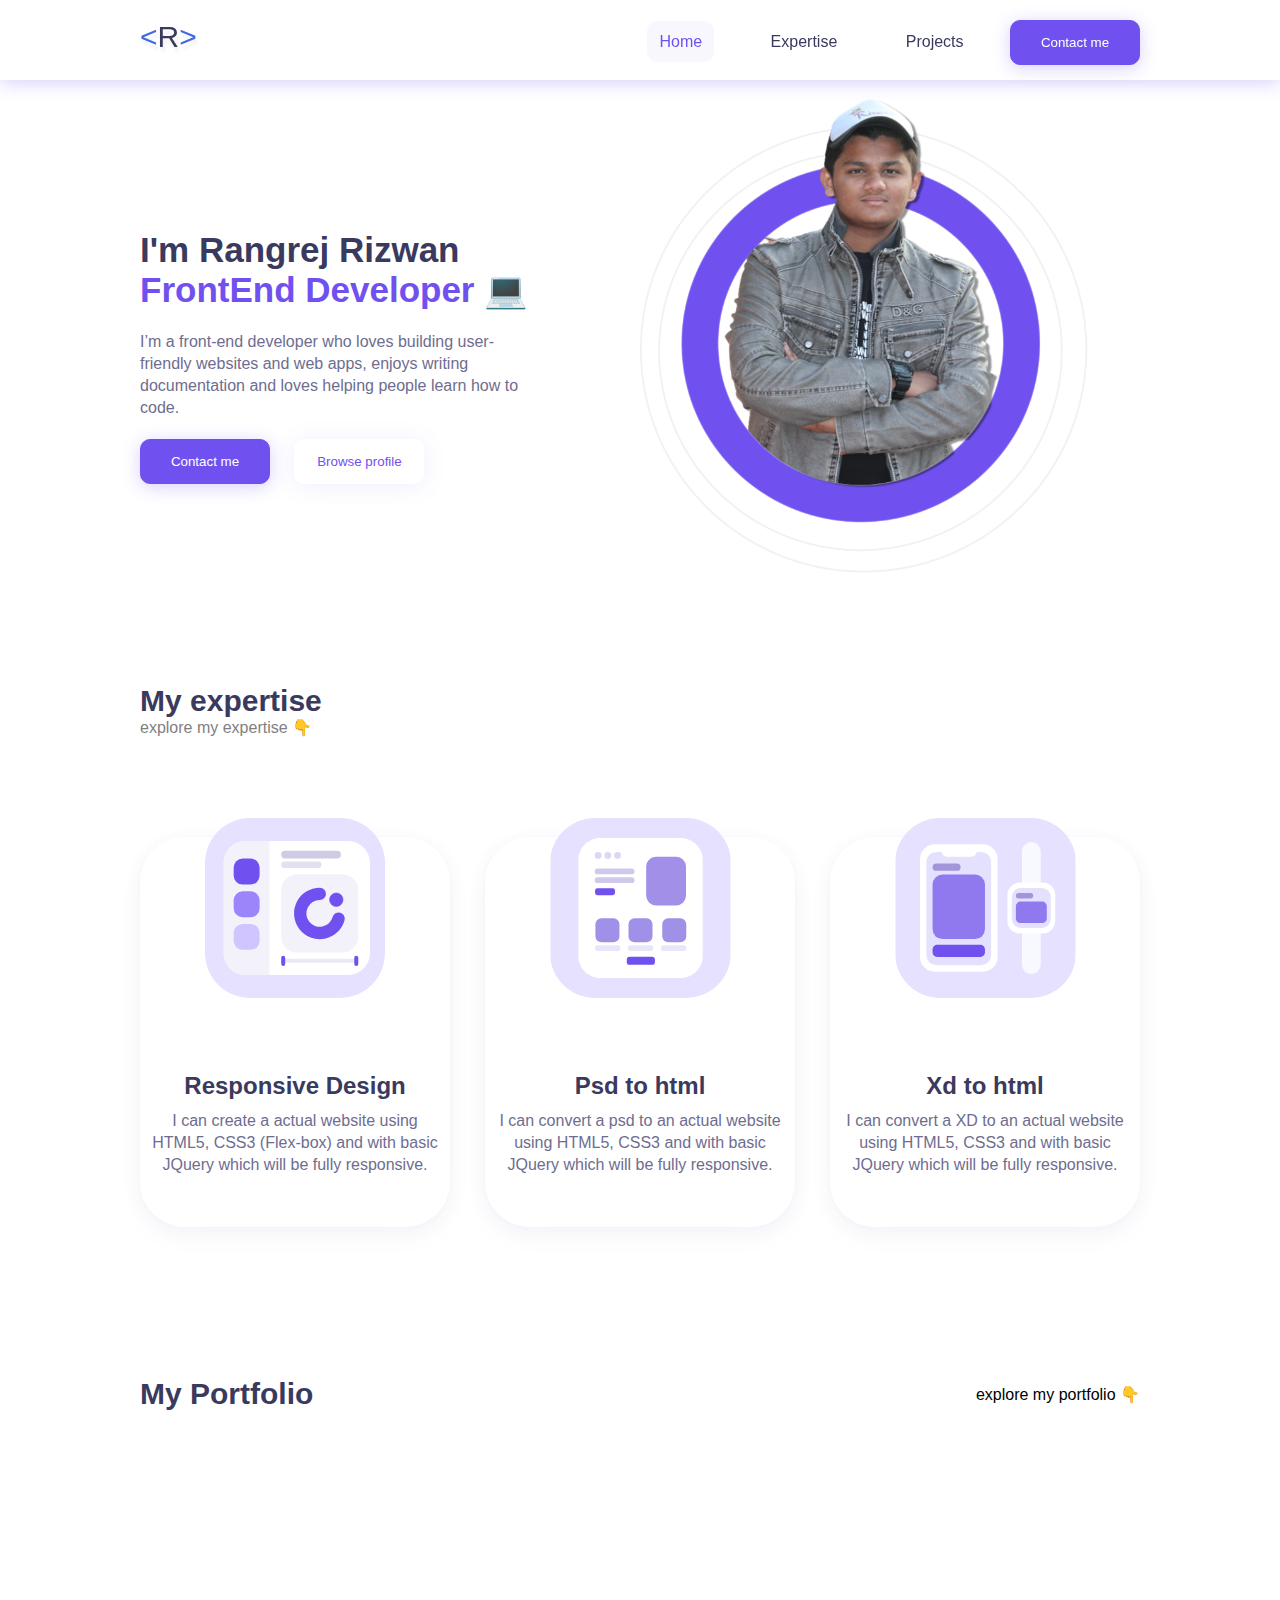
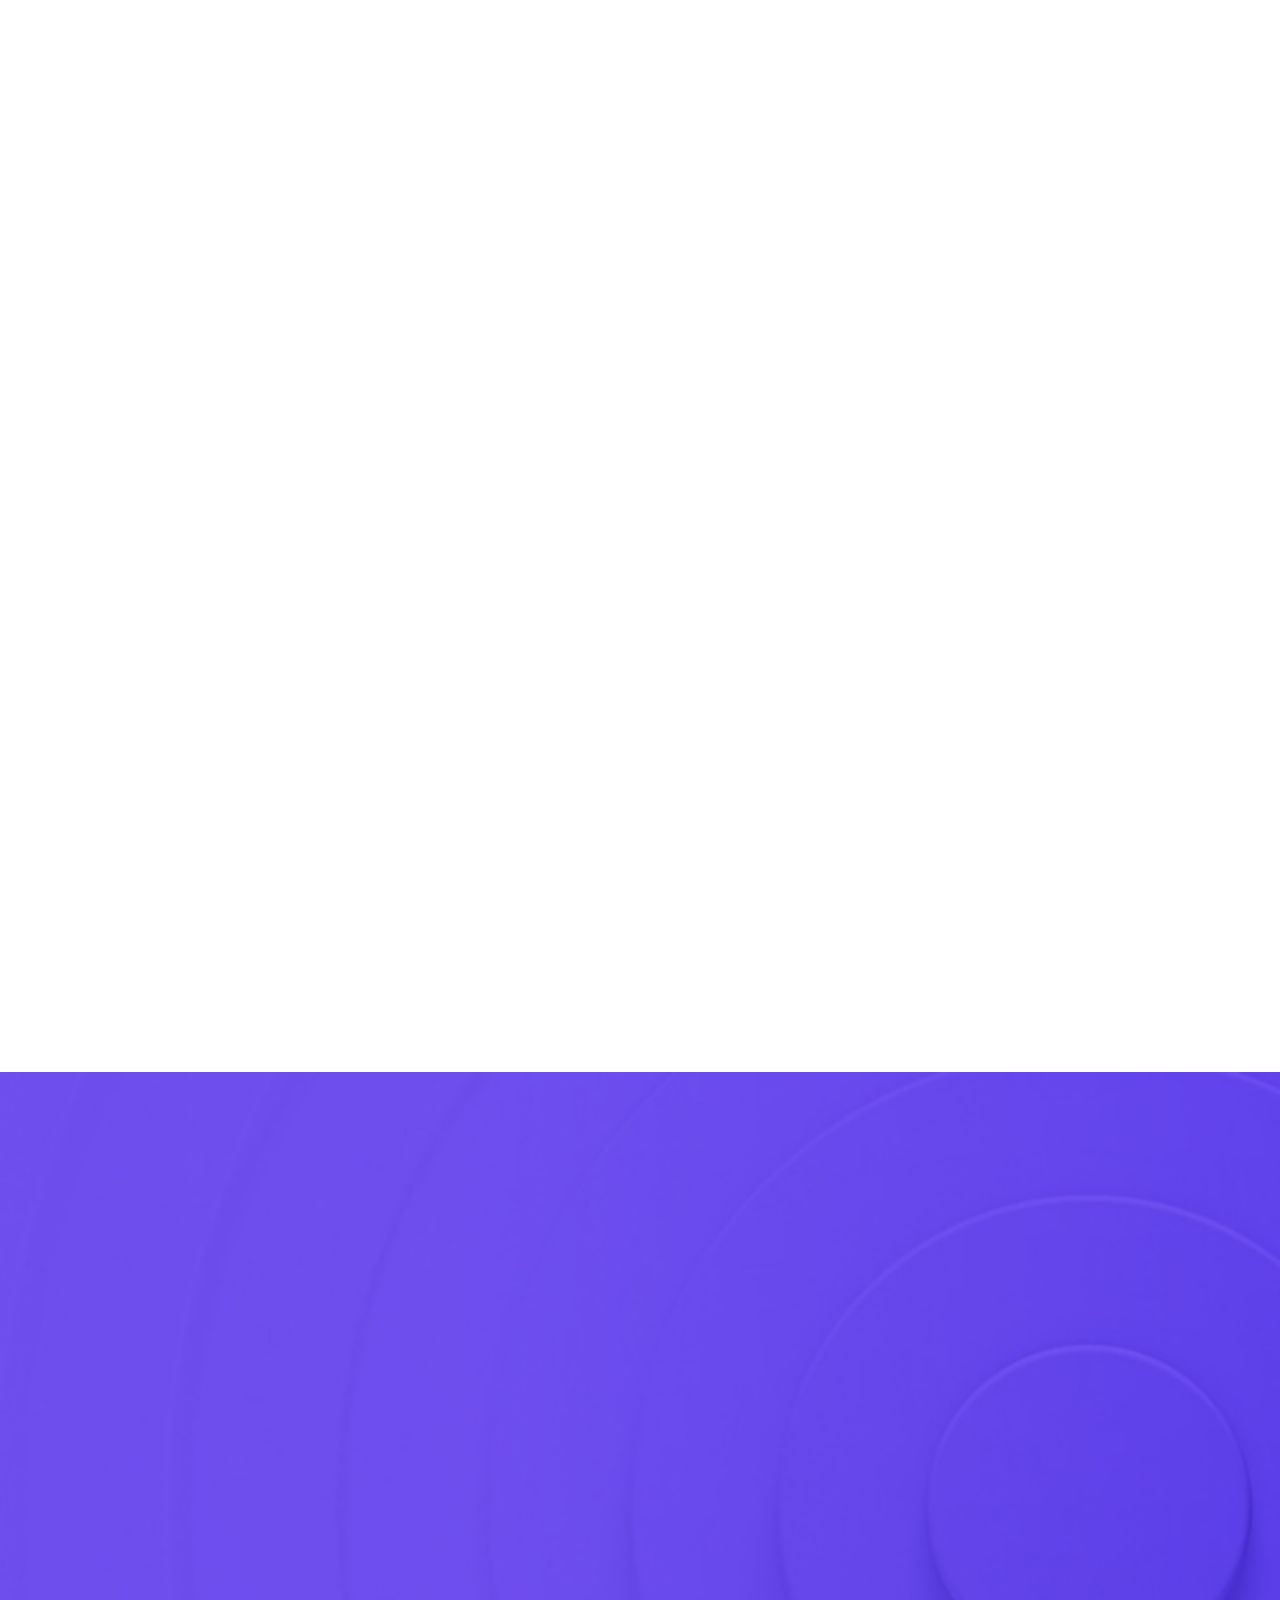
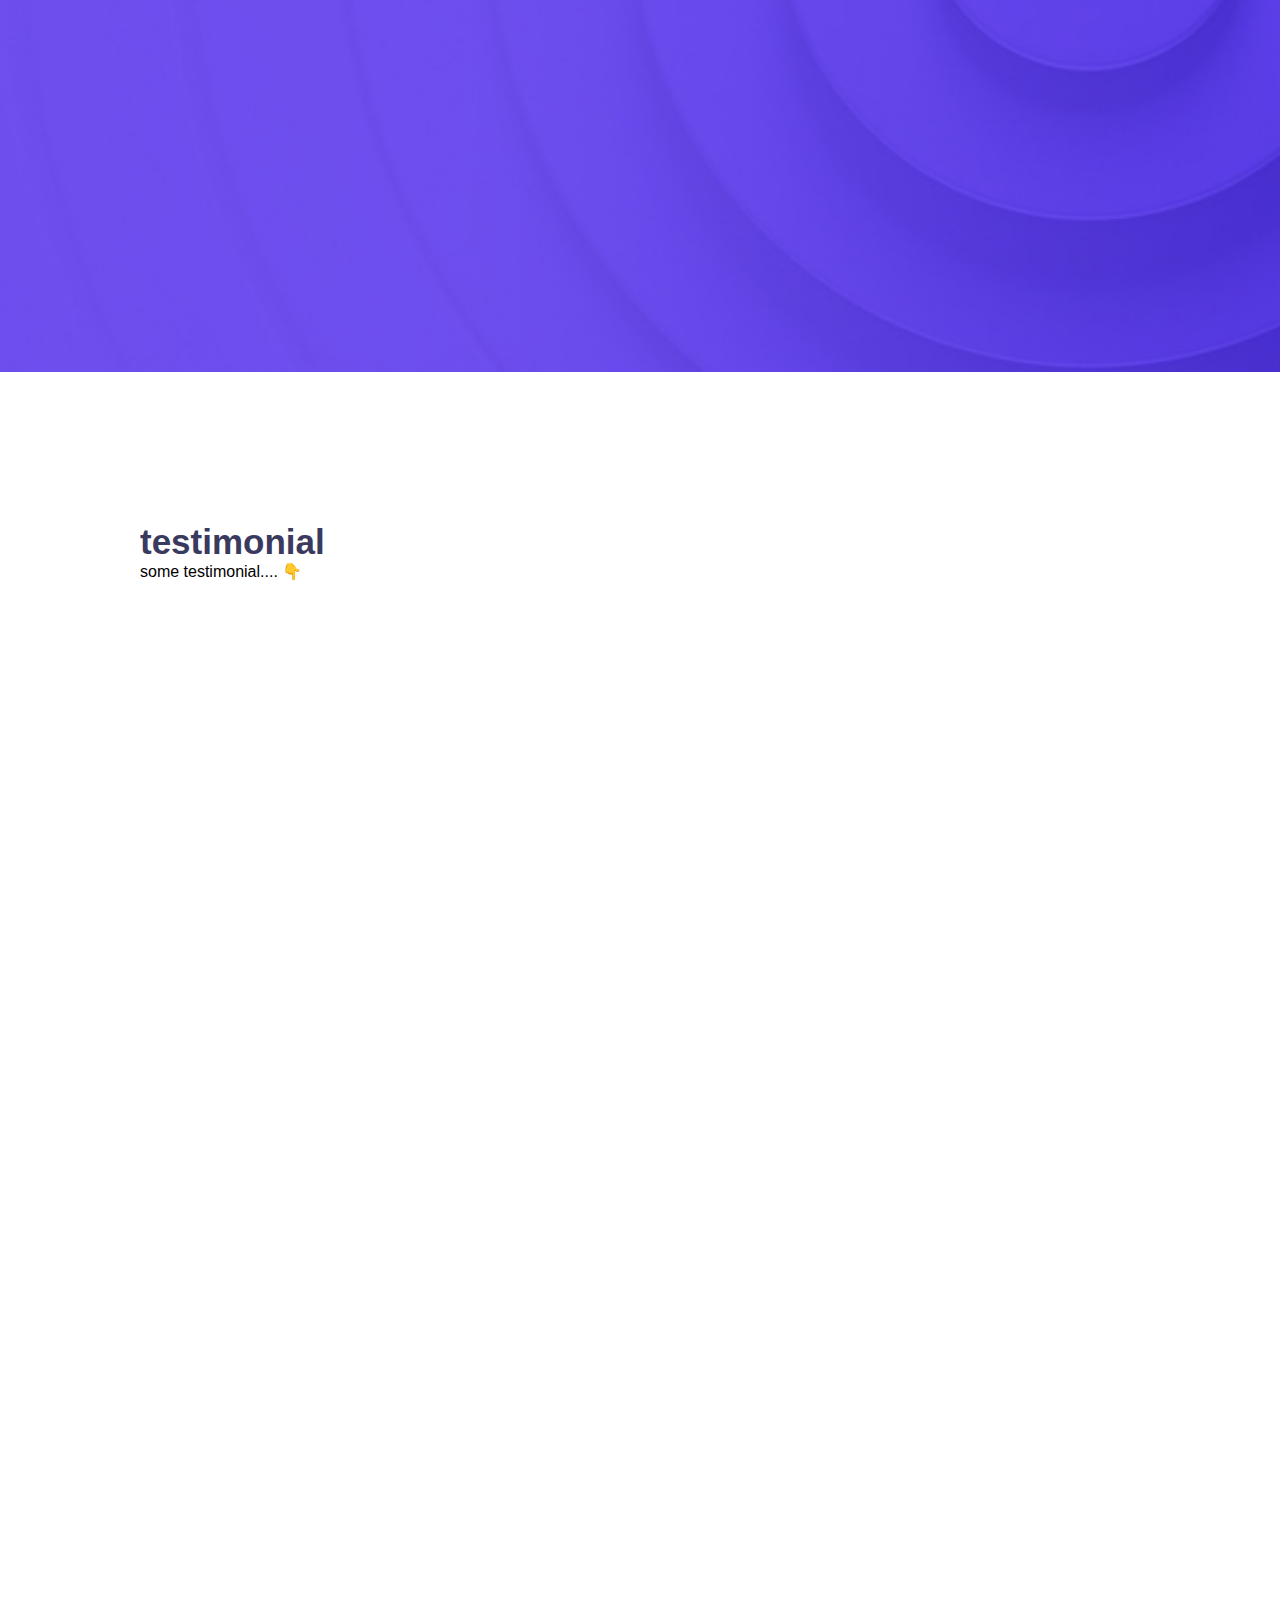
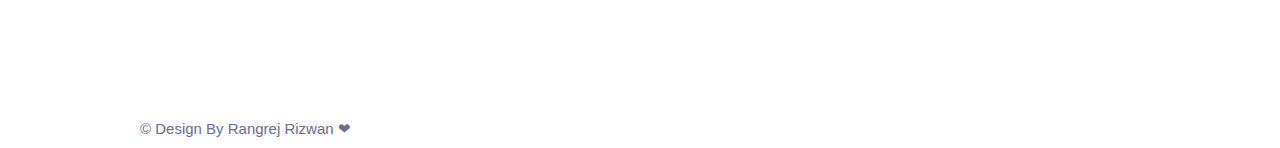
<file: index.html>
<!DOCTYPE html>
<html lang="en">
<head>
    <meta charset="UTF-8">
    <meta http-equiv="X-UA-Compatible" content="IE=edge">
    <meta name="viewport" content="width=device-width, initial-scale=1.0 user-scalable=no">

    <title>WebDev Rizwan</title>
    <link rel="stylesheet" href="https://unpkg.com/aos@next/dist/aos.css" />
    <script src="jquery/jquery-3.6.0.min.js"></script>
    <link rel="stylesheet" href="https://cdnjs.cloudflare.com/ajax/libs/font-awesome/5.15.3/css/all.min.css">
    <link rel="stylesheet" href="CSS/style.css">
   
</head>
<body>
        <div class="full-width-nav">
        <nav class="inner">
            <div class="logo">
                <a href="#"><<span>R</span>></a>
               
            </div>
            <div class="menu">
                <ul>
                    <li><a href="#" class="active">Home</a></li>
                    <li><a href="#expertise">Expertise</a></li>
                    <li><a href="#portfolio">Projects</a></li>
                    <a href="https://api.whatsapp.com/send?phone=9574175953" target="blank"><button class="btn">Contact me</button></a>  
                </ul>
            </div>
            <button class="toggle"><svg xmlns="http://www.w3.org/2000/svg" viewBox="0 0 624 538" width="624" height="538" preserveAspectRatio="xMidYMid meet" style="width: 100%; height: 100%; transform: translate3d(0px, 0px, 0px);"><defs><clipPath id="__lottie_element_2"><rect width="624" height="538" x="0" y="0"></rect></clipPath></defs><g clip-path="url(#__lottie_element_2)"><g transform="matrix(1,0,0,1,308,268)" opacity="1" style="display: block;"><g opacity="1" transform="matrix(1,0,0,1,0,0)"><path stroke-linecap="round" stroke-linejoin="miter" fill-opacity="0" stroke-miterlimit="10" stroke="rgb(255,255,255)" stroke-opacity="1" stroke-width="80" d=" M-267.7770080566406,0 C-267.7770080566406,0 270.0740051269531,0 270.0740051269531,0"></path></g></g><g transform="matrix(1,0,0,1,307.9999694824219,268)" opacity="1" style="display: block;"><g opacity="1" transform="matrix(1,0,0,1,0,0)"><path stroke-linecap="round" stroke-linejoin="miter" fill-opacity="0" stroke-miterlimit="10" stroke="rgb(255,255,255)" stroke-opacity="1" stroke-width="80" d=" M-7.2769999504089355,-179 C-7.2769999504089355,-179 270.2770080566406,-179 270.2770080566406,-179"></path></g></g><g transform="matrix(1,0,0,1,308,268)" opacity="1" style="display: block;"><g opacity="1" transform="matrix(1,0,0,1,0,0)"><path stroke-linecap="round" stroke-linejoin="miter" fill-opacity="0" stroke-miterlimit="10" stroke="rgb(255,255,255)" stroke-opacity="1" stroke-width="80" d=" M-269.7770080566406,178 C-269.7770080566406,178 7.7769999504089355,178 7.7769999504089355,178"></path></g></g></g></svg></button>   
        </nav>
    </div>
   
   

    <!-- banner section start here -->
    <section class="banner inner">
        <div class="banner-txt">
                <h1>I'm Rangrej Rizwan <br> <span class="light">FrontEnd Developer 💻</span></h1> 
                <p>I’m a front-end developer who loves building user-friendly websites and web apps, enjoys writing documentation and loves helping people learn how to code.</p>
                <a href="https://api.whatsapp.com/send?phone=9574175953" target="blank"><button class="btn">Contact me</button></a>  
                <button class="btn profile"> Browse profile 
                </button>
        </div>
        <div class="banner-img">
            <img src="img/hero.jpg"  alt=""">
        </div>
    </section>
    <!-- banner section ends here-- -->

    <!-- project section start here-- -->
    <section class="project inner" id="expertise">

        <div class="project-heading">
            <div class="left-heading">
                <h1>My expertise</h1>
                <p> explore my expertise 👇</p>
            </div>
            <!-- <div class="right-btn">
                <button class="indigator-up"> HTML </button>
                <button class="indigator-up"> HTML5 </button>
                <button class="indigator-up"> CSS </button>
                <button class="indigator-up"> CSS3 </button>
                <button class="indigator-down">JAVASCRIPT</button>
            </div> -->
        </div>
      

        <div class="project-box">

            <div class="main">  
                <div class="project-img">
                    <img src="img/skill1.svg" alt="">
                </div>
                <div class="project-detail">
                    <h2>Responsive Design</h2>
                    <p>I can create a actual website using HTML5, CSS3 (Flex-box) and with basic JQuery which will be fully responsive.</p>
                </div>
            </div>

            <div class="main" >
                <div class="project-img">
                    <img src="img/skill2.svg" alt="">
                </div>
                <div class="project-detail">
                    <h2>Psd to html</h2>
                    <p>I can convert a psd to an actual website using HTML5, CSS3 and with basic JQuery which will be fully responsive.</p>
                   
                </div>
            </div>

           
            <div class="main">
                <div class="project-img">
                    <img src="img/skill-3.svg" alt="">
                </div>
                <div class="project-detail">
                    <h2>Xd to html</h2>
                    <p>I can convert a XD to an actual website using HTML5, CSS3 and with basic JQuery which will be fully responsive.</p>
                </div>
            </div>


         
           
        </div>

    </section>

    <section class="portfolio inner" id="portfolio">

        <div class="project-heading">
            <div class="left-heading">
                <h1>My Portfolio</h1>
              
            </div>
            <div class="right-btn">
               <p>explore my portfolio 👇</p>
            </div>
        </div>

        <div class="portfolio-box" data-aos="fade-right">
            <div class="protfolio-img-box">
                <a href="https://webdevrizwan.github.io/DataStorageWeb.github.io/" target="_blank">
               <img src="img/final data whaere house .jpg" alt="">
               </a>
            </div>
            <div class="portfolio-content">
                <h2>DataStore Website</h2>
                <p>Design a Data storage website for digital agency </p>
                 <a href="https://webdevrizwan.github.io/DataStorageWeb.github.io/" target="_blank">view more</a> <span id="view"> <i class="fas fa-angle-right"></i></span>

            </div>
        </div>

        <div class="portfolio-box" data-aos="fade-left">
            <div class="protfolio-img-box">
                <a href="https://webdevrizwan.github.io/agencyfinalweb.github.io/" target="blank"> 
               <img src="img/agency final.jpg" alt="">
            </a>
            </div>
            <div class="portfolio-content txt-right">
                <h2> Agency Website</h2>
                <p>Design a lending page or portfolio for agency </p>
                <a href="https://webdevrizwan.github.io/agencyfinalweb.github.io/" target="blank">view more</a> <span id="view"> <i class="fas fa-angle-right"></i></span>
            </div>
        </div>

        <div class="portfolio-box" data-aos="fade-right">
            <div class="protfolio-img-box">
                <a href="https://webdevrizwan.github.io/TypeMaster.github.io/" target="blank">
               <img src="img/typemaster final .jpg" alt="">
               </a>
            </div>
            <div class="portfolio-content">
                <h2>TypeMaster Website</h2>
                <p>Design a lending page for keyboard brand  </p>
                <a href="https://webdevrizwan.github.io/TypeMaster.github.io/" target="blank">view more</a> <span id="view"> <i class="fas fa-angle-right"></i></span>
            </div>
        </div>

        <div class="portfolio-box" data-aos="fade-left">
            <div class="protfolio-img-box">
                <a href="https://webdevrizwan.github.io/PhotoGraphyWeb.github.io/" target="blank">
               <img src="img/final photography.jpg" alt="">
               </a>
            </div>
            <div class="portfolio-content txt-right">
                <h2>Photography Website</h2>
                <p> Design a portfolio  website for Professional photographer  </p>
                <a href="https://webdevrizwan.github.io/PhotoGraphyWeb.github.io/" target="blank">view more</a> <span id="view"> <i class="fas fa-angle-right"></i></span>
            </div>
        </div>
         


    </section>



    <!-- ----NExt section start here------ -->
    <section class="next-project-bg full-width">
        <div class="next-content inner" data-aos="fade-right" >
            <h2>Lets start your <br> next project together...</h2>
            <p>Every design is a new creation!</p>
            <a href="https://api.whatsapp.com/send?phone=9574175953" target="blank">
            <button class="btn">Contact me</button>
            </a>
        </div>


    </section>


    <!-- ----NExt section ends here------ -->



    <!-- about section start here-- -->
    <!-- <section class="about-me inner">

        <div class="about-img">
           
            <img src="img/about2.jpeg" alt="" id="img2">
            <img src="img/about1.jpeg" alt="" id="img1">
        </div>
        <div class="about-txt">
            <h1>about me</h1>
            <p>Lorem ipsum dolor sit amet, consectetur adipiscing elit. Donec ullamcorper vitae, a, vitae odio </p>
            <p> Interdum vitae fames magna tristique massa. Quis tellus tempor, ut sed cursus. Mi diam cursus interdum est egestas. In at sit tincidunt sed tort.</p>
            <button class="btn">about me</button>
        </div>
    </section> -->
    <!-- about section ends here-- -->


    <section class="testimonial inner">
        <div class="testimonial-left">
            <div class="testimonial-heading">
                <h1>testimonial</h1>
                <p>some testimonial.... 👇</p>
            </div>
         


            <div class="testimonial-box" data-aos="zoom-in-right">
                <p>"Rangrej Rizwan is a great web developer and a learner he is always try to give his 100% andI recommend highly to get services from him as he is a great developer!"</p>
                <div class="testimonial-user">
                    <img src="img/ravi.jpg" alt="">
                    <div class="test-data">
                        <h4>Ravi Dafda</h4> 
                        <p>Founder of rmdtheworld.live</p>
                    </div>
                </div>
            </div>
        </div>
        <div class="testimonial-right">

            <div class="testimonial-box" data-aos="zoom-in-left">
                <p>"Rangrej RIzwan is a great student the kind of progress he made in just a few months is beyond amazing I recommend highly to get services from him as he is a hardworking person!"</p>
                <div class="testimonial-user">
                    <img src="img/rajdeep-sir.jpg" alt="">
                    <div class="test-data">
                        <h4>Rajdeep Dhakad</h4> 
                        <p>Professional Web Developer</p>
                    </div>
                </div>
            </div>

            <div class="testimonial-box" data-aos="zoom-out">
                <p>"Rangrej Rizwan is a great web developer and a learner he is always try to give his 100% and ready to learn new things, his web development skills are next level and he is doing always great work.."</p>
                <div class="testimonial-user">
                    <img src="img/gopisir.jpg" alt="">
                    <div class="test-data">
                        <h4>Gopi Chandra Sharma</h4> 
                        <p>Front End Devleoper in <br> Hindi Tech Tutorials</p>
                    </div>
                </div>
            </div>

        </div>
    </section>



    <!-- ---contact section start here-- -->
    <section class="contact-master inner">
        <div class="left-content" data-aos="fade-right">
            <h2>Let's work <br> together</h2>
            <p>if you have any questions.just fill in the contact form ,and we will answer you shortly..</p>
            

            <div class="icon-box">
                <span> <img src="img/email-icon.svg" alt=""></span> <p> <a href="mailto:developerrizwan5953@gmail.com"> developerrizwan5953@gmail.com</a>  </p>
            </div>
            <div class="icon-box">
                <span> <img src="img/mobile-icon.svg" alt=""></span> <p><a href="tel:+9574175953">+95 74 17 59 53</a></p>
            </div>


            <!-- <div class="social-box">
                <span>@</span>
                <span>@</span>
                <span>@</span>
            </div> -->
        </div>
        <div class="form-box" data-aos="fade-left">
            <form action="#"> 
                <div class="form-control">
                    <input type="text" name="txtname" placeholder="full name" required>

                    <input type="email" name="txtname" placeholder="email address" required>
                </div>

            
                
                <div class="msg-box">
                    <textarea name="msg" id="" cols="30" rows="10" placeholder="message" required></textarea>
                </div>
                

                <button class="send-btn">send message</button>
                </div>
            </form>

        </div>
    </section>

    <section class="copyright inner">
        <p>&copy; Design By Rangrej Rizwan ❤</p>
    </section>
    





















     
    <script src="JS/script.js"></script>
    
  <!-- animate on scroll -->
  <script src="https://unpkg.com/aos@next/dist/aos.js"></script>
  <script>
    AOS.init({
    	offset: 200,
    	duration:1000,
    });
  </script>
    

  
</body>
</html>
</file>
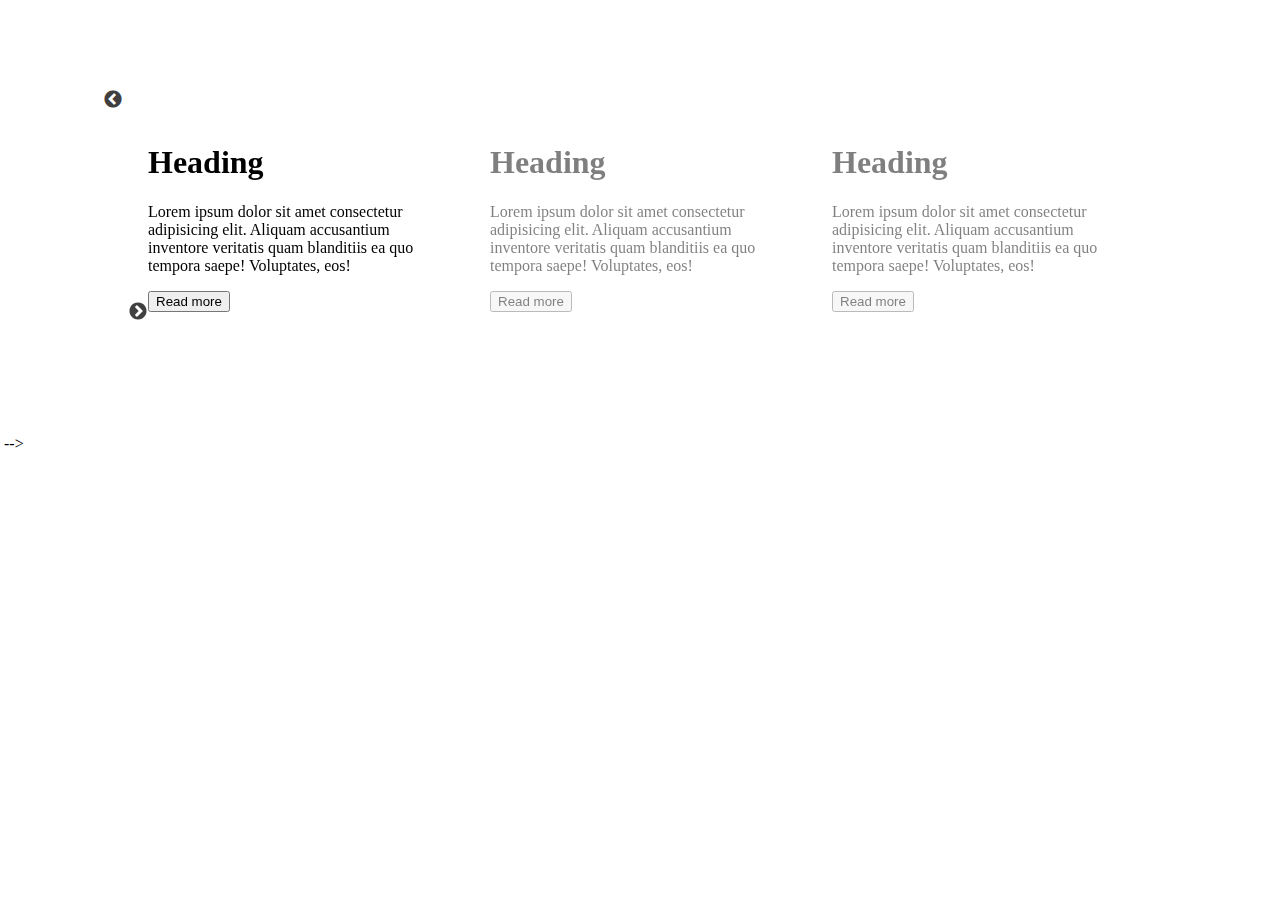
<file: thirdparty/slick-master/index.html>
<!DOCTYPE html>
<html>
<head>
  <title>Slick Playground</title>
  <meta charset="UTF-8">
  <link rel="stylesheet" type="text/css" href="./slick/slick.css">
  <link rel="stylesheet" type="text/css" href="./slick/slick-theme.css">
  <style type="text/css">
    html, body {
      margin: 0;
      padding: 0;
    }

    * {
      box-sizing: border-box;
    }
    .slider {
        width: 80%;
        margin: 100px auto;
    }

    .slick-slide {
      margin: 0px 20px;
    }

    .slick-slide img {
      width: 100%;
    }

   
    .slick-prev:before,
    .slick-next:before {
      color: black;
  
    }


    .slick-slide {
      transition: all ease-in-out .3s;
      opacity: .2;
    }
    
    .slick-active {
      opacity: .5;
    }

    .slick-current {
      opacity: 1;
    }
  </style>
</head>
<body>

  <!-- <section class="vertical-center-4 slider">
    <div>
      <img src="http://placehold.it/350x100?text=1">
    </div>
    <div>
      <img src="http://placehold.it/350x100?text=2">
    </div>
    <div>
      <img src="http://placehold.it/350x100?text=3">
    </div>
    <div>
      <img src="http://placehold.it/350x100?text=4">
    </div>
    <div>
      <img src="http://placehold.it/350x100?text=5">
    </div>
    <div>
      <img src="http://placehold.it/350x100?text=6">
    </div>
    <div>
      <img src="http://placehold.it/350x100?text=7">
    </div>
    <div>
      <img src="http://placehold.it/350x100?text=8">
    </div>
    <div>
      <img src="http://placehold.it/350x100?text=9">
    </div>
    <div>
      <img src="http://placehold.it/350x100?text=10">
    </div>
  </section> -->

  <!-- <section class="vertical-center-3 slider">
    <div>
      <img src="http://placehold.it/350x100?text=1">
    </div>
    <div>
      <img src="http://placehold.it/350x100?text=2">
    </div>
    <div>
      <img src="http://placehold.it/350x100?text=3">
    </div>
    <div>
      <img src="http://placehold.it/350x100?text=4">
    </div>
    <div>
      <img src="http://placehold.it/350x100?text=5">
    </div>
    <div>
      <img src="http://placehold.it/350x100?text=6">
    </div>
    <div>
      <img src="http://placehold.it/350x100?text=7">
    </div>
    <div>
      <img src="http://placehold.it/350x100?text=8">
    </div>
    <div>
      <img src="http://placehold.it/350x100?text=9">
    </div>
    <div>
      <img src="http://placehold.it/350x100?text=10">
    </div>
  </section> -->

  <!-- <section class="vertical-center-2 slider">
    <div>
      <img src="http://placehold.it/350x100?text=1">
    </div>
    <div>
      <img src="http://placehold.it/350x100?text=2">
    </div>
    <div>
      <img src="http://placehold.it/350x100?text=3">
    </div>
    <div>
      <img src="http://placehold.it/350x100?text=4">
    </div>
    <div>
      <img src="http://placehold.it/350x100?text=5">
    </div>
    <div>
      <img src="http://placehold.it/350x100?text=6">
    </div>
    <div>
      <img src="http://placehold.it/350x100?text=7">
    </div>
    <div>
      <img src="http://placehold.it/350x100?text=8">
    </div>
    <div>
      <img src="http://placehold.it/350x100?text=9">
    </div>
    <div>
      <img src="http://placehold.it/350x100?text=10">
    </div>
  </section> -->

  <!-- <section class="vertical-center slider">
    <div>
      <img src="http://placehold.it/350x100?text=1">
    </div>
    <div>
      <img src="http://placehold.it/350x100?text=2">
    </div>
    <div>
      <img src="http://placehold.it/350x100?text=3">
    </div>
    <div>
      <img src="http://placehold.it/350x100?text=4">
    </div>
    <div>
      <img src="http://placehold.it/350x100?text=5">
    </div>
    <div>
      <img src="http://placehold.it/350x100?text=6">
    </div>
    <div>
      <img src="http://placehold.it/350x100?text=7">
    </div>
    <div>
      <img src="http://placehold.it/350x100?text=8">
    </div>
    <div>
      <img src="http://placehold.it/350x100?text=9">
    </div>
    <div>
      <img src="http://placehold.it/350x100?text=10">
    </div>
  </section> -->

  <!-- <section class="vertical slider">
    <div>
      <img src="http://placehold.it/350x100?text=1">
    </div>
    <div>
      <img src="http://placehold.it/350x100?text=2">
    </div>
    <div>
      <img src="http://placehold.it/350x100?text=3">
    </div>
    <div>
      <img src="http://placehold.it/350x100?text=4">
    </div>
    <div>
      <img src="http://placehold.it/350x100?text=5">
    </div>
    <div>
      <img src="http://placehold.it/350x100?text=6">
    </div>
    <div>
      <img src="http://placehold.it/350x100?text=7">
    </div>
    <div>
      <img src="http://placehold.it/350x100?text=8">
    </div>
    <div>
      <img src="http://placehold.it/350x100?text=9">
    </div>
    <div>
      <img src="http://placehold.it/350x100?text=10">
    </div>
  </section> -->
  

  <section class="regular slider">
    <div>
     <h1>Heading</h1>
     <p>Lorem ipsum dolor sit amet consectetur adipisicing elit. Aliquam accusantium inventore veritatis quam blanditiis ea quo tempora saepe! Voluptates, eos!</p>
     <button>Read more</button>
    </div>
    <div>
      <h1>Heading</h1>
      <p>Lorem ipsum dolor sit amet consectetur adipisicing elit. Aliquam accusantium inventore veritatis quam blanditiis ea quo tempora saepe! Voluptates, eos!</p>
      <button>Read more</button>
    </div>
    
    <div>
      <h1>Heading</h1>
      <p>Lorem ipsum dolor sit amet consectetur adipisicing elit. Aliquam accusantium inventore veritatis quam blanditiis ea quo tempora saepe! Voluptates, eos!</p>
      <button>Read more</button>
    </div>

    <div>
      <h1>Heading</h1>
     <p>Lorem ipsum dolor sit amet consectetur adipisicing elit. Aliquam accusantium inventore veritatis quam blanditiis ea quo tempora saepe! Voluptates, eos!</p>
     <button>Read more</button>
    </div>
    <div>
      <h1>Heading</h1>
      <p>Lorem ipsum dolor sit amet consectetur adipisicing elit. Aliquam accusantium inventore veritatis quam blanditiis ea quo tempora saepe! Voluptates, eos!</p>
      <button>Read more</button>
    </div>
    <div>
      <h1>Heading</h1>
      <p>Lorem ipsum dolor sit amet consectetur adipisicing elit. Aliquam accusantium inventore veritatis quam blanditiis ea quo tempora saepe! Voluptates, eos!</p>
      <button>Read more</button>
    </div>
  </section>

  <!-- <section class="center slider">
    <div>
      <img src="http://placehold.it/350x300?text=1">
    </div>
    <div>
      <img src="http://placehold.it/350x300?text=2">
    </div>
    <div>
      <img src="http://placehold.it/350x300?text=3">
    </div>
    <div>
      <img src="http://placehold.it/350x300?text=4">
    </div>
    <div>
      <img src="http://placehold.it/350x300?text=5">
    </div>
    <div>
      <img src="http://placehold.it/350x300?text=6">
    </div>
    <div>
      <img src="http://placehold.it/350x300?text=7">
    </div>
    <div>
      <img src="http://placehold.it/350x300?text=8">
    </div>
    <div>
      <img src="http://placehold.it/350x300?text=9">
    </div>
  </section> -->

  <!-- <section class="variable slider">
    <div>
      <img src="http://placehold.it/350x300?text=1">
    </div>
    <div>
      <img src="http://placehold.it/200x300?text=2">
    </div>
    <div>
      <img src="http://placehold.it/100x300?text=3">
    </div>
    <div>
      <img src="http://placehold.it/200x300?text=4">
    </div>
    <div>
      <img src="http://placehold.it/350x300?text=5">
    </div>
    <div>
      <img src="http://placehold.it/300x300?text=6">
    </div>
  </section> -->

  <!-- <section class="lazy slider" data-sizes="50vw">
    <div>
      <img data-lazy="http://placehold.it/350x300?text=1-350w" data-srcset="http://placehold.it/650x300?text=1-650w 650w, http://placehold.it/960x300?text=1-960w 960w" data-sizes="100vw">
    </div>
    <div>
      <img data-lazy="http://placehold.it/350x300?text=2-350w" data-srcset="http://placehold.it/650x300?text=2-650w 650w, http://placehold.it/960x300?text=2-960w 960w" data-sizes="100vw">
    </div>
    <div>
      <img data-lazy="http://placehold.it/350x300?text=3-350w"  data-srcset="http://placehold.it/650x300?text=3-650w 650w, http://placehold.it/960x300?text=3-960w 960w" data-sizes="100vw">
    </div>
    <div>
      <img data-lazy="http://placehold.it/350x300?text=4-350w"  data-srcset="http://placehold.it/650x300?text=4-650w 650w, http://placehold.it/960x300?text=4-960w 960w" data-sizes="100vw">
    </div>
    <div>
      <img data-lazy="http://placehold.it/350x300?text=5-350w"  data-srcset="http://placehold.it/650x300?text=5-650w 650w, http://placehold.it/960x300?text=5-960w 960w" data-sizes="100vw">
    </div>
    <div>
      <!-- this slide should inherit the sizes attr from the parent slider -->
      <img data-lazy="http://placehold.it/350x300?text=6-350w"  data-srcset="http://placehold.it/650x300?text=6-650w 650w, http://placehold.it/960x300?text=6-960w 960w">
    </div>
  </section> -->

  <script src="https://code.jquery.com/jquery-2.2.0.min.js" type="text/javascript"></script>
  <script src="./slick/slick.js" type="text/javascript" charset="utf-8"></script>
  <script type="text/javascript">
    $(document).on('ready', function() {
      // $(".vertical-center-4").slick({
      //   dots: true,
      //   vertical: true,
      //   centerMode: true,
      //   slidesToShow: 4,
      //   slidesToScroll: 2
      // });
      // $(".vertical-center-3").slick({
      //   dots: true,
      //   vertical: true,
      //   centerMode: true,
      //   slidesToShow: 3,
      //   slidesToScroll: 3
      // });
      // $(".vertical-center-2").slick({
      //   dots: true,
      //   vertical: true,
      //   centerMode: true,
      //   slidesToShow: 2,
      //   slidesToScroll: 2
      // });
      // $(".vertical-center").slick({
      //   dots: true,
      //   vertical: true,
      //   centerMode: true,
      // });
      // $(".vertical").slick({
      //   dots: true,
      //   vertical: true,
      //   slidesToShow: 3,
      //   slidesToScroll: 3
      // });

      $(".regular").slick({
        dots: false,
        infinite: true,
        slidesToShow: 3,
        slidesToScroll: 3
      });

      // $(".center").slick({
      //   dots: true,
      //   infinite: true,
      //   centerMode: true,
      //   slidesToShow: 5,
      //   slidesToScroll: 3
      // });
      // $(".variable").slick({
      //   dots: true,
      //   infinite: true,
      //   variableWidth: true
      // });
      // $(".lazy").slick({
      //   lazyLoad: 'ondemand', // ondemand progressive anticipated
      //   infinite: true
      // });
    });
</script>

</body>
</html>
</file>
<file: CSS/style.css>
*{
    margin: 0;
    padding: 0;
    box-sizing: border-box;
    font-family: 'Gill Sans', 'Gill Sans MT', Calibri, 'Trebuchet MS', sans-serif;
}
html{
    scroll-behavior: smooth;
}
body{
    overflow-x: hidden;
}
.full-width {
    width: 100%;
}
.full-width-nav{
    width: 100%;
    background-color: white;
    position: sticky;
    top: 0;
    z-index: 11;
    box-shadow: 0 3px 17px 0 rgb(112 81 239 / 27%);
}
.inner {
    max-width: 1000px;
    /* border: 1px solid red; */
    margin: 0 auto;
}
nav {
    /* border: 1px solid red; */
    
    /* background-color: white; */
    padding: 20px 0px 15px 0px;
    display: flex;
    justify-content: space-between;
    flex-wrap: wrap;
}
.logo  a{
    text-decoration: none;
    font-size: 30px;
    color: royalblue;
    text-shadow: 2px 5px 3px rgba(128, 128, 128, 0.109);
}
.logo a span {
    color: #3a395e;
}

.menu {
    /* border: 1px solid red; */
}
.menu li {
    display: inline-block;
    list-style: none;
    margin-left: 40px;
}

.menu li a {
    text-decoration: none;
    padding: 10px 10px;
    color: #3a395e;
    border: 2px solid transparent;
}
.menu li a:hover{
    background-color: rgba(113, 81, 239, 0.048);
    color: #7051ef;
    border-radius: 10px;
    transition: 0.3s ease-in-out;  
}
.menu .active{  
    background-color: rgba(113, 81, 239, 0.048);
    color: #7051ef;
    border-radius: 10px;
}
.btn  {
    margin-left: 30px;
    width: 130px;
    height: 45px;
    background-color: #7051ef;
    border: 1px solid #7051ef;
    border-radius: 10px;
    color: #fff;
    box-shadow: 0 3px 17px 0 rgb(112 81 239 / 27%);
}
.btn:hover{
    transform: translate3d(0px, 0px, 0px) scale3d(1.1, 1.1, 1.1) rotateX(
        0deg) rotateY(
        0deg) rotateZ(
        0deg) skew(
        0deg, 
        0deg);
        opacity: 1;
    transform-style: preserve-3d;
    transition-duration: 1s;
}
.toggle {
    width: 50px;
    height: 40px;
    padding: 5px;
    background-color: #7051ef;
    border: 1px solid #7051ef;
    color: white;
    border-radius: 8px;
    box-shadow: 0 3px 17px 0 rgb(112 81 239 / 14%);
    position: absolute;
    top: 10px;
    right: 3%;
    display: none;
}
.toggle:hover{
    transform: translate3d(0px, 0px, 0px) scale3d(1.1, 1.1, 1.1) rotateX(
        0deg) rotateY(
        0deg) rotateZ(
        0deg) skew(
        0deg, 
        0deg);
        opacity: 1;
    transform-style: preserve-3d;
    transition-duration: 1s;
}


/* ---banner section start here */
.banner{
    width: 100%;
    /* border: 1px solid red; */
    display: flex;
    justify-content: space-between;
    flex-wrap: wrap;
}
.banner-txt{
    width: 50%;
    margin: 150px 0px;
    /* border: 1px solid black; */
}
.banner-txt h1 {
    font-size: 35px;
    color: #3a395e;
}
.banner-txt .light {
    color:#7051ef;
}
.banner-txt p {
    color: #6e6d8f;
    line-height: 22px;
    padding-right: 100px;
    margin: 20px 0px;
}
.banner-txt .btn{
    margin-left: 0;
    margin-right: 20px;
}
.banner-txt .profile{
    background-color: white;
    border: none;
    color: #7051ef;
    box-shadow: 0 2px 23px 0 rgb(112 81 239 / 10%);
}



.banner-img{
    width: 50%;
    /* border: 1px solid black; */
    
}
.banner-img img {
    width: 90%;
    margin: 0 auto;
    align-items: flex-end;
    /* border: 1px solid red; */
}


/* ------project box  */
.project {
    /* border: 1px solid red; */
    margin-bottom: 50px;
}
.project-heading{
    width: 100%;
    /* border: 1px solid red; */
    display: flex;
    align-items: center;
    justify-content: space-between;
    flex-wrap: wrap;
    padding: 50px 0px;
    margin-bottom: 50px;
}
.left-heading h1 {
    font-size: 30px;
    color: #3a395e;
}
.left-heading p {
    color: grey;
}

.right-btn button {
     width: 40px;
     height: 40px;
     border: 1px solid white;
     background-color: white;
     border-radius: 8px;
     color: royalblue;
     margin-left: 10px;
     box-shadow: 5px 5px 5px rgba(128, 128, 128, 0.096);
     font-family: 'Gill Sans', 'Gill Sans MT', Calibri, 'Trebuchet MS', sans-serif;
     font-weight: bold;
}
.right-btn button:hover{
    background-color: royalblue;
    border: 1px solid royalblue;
    color: white;
    cursor: pointer;
    box-shadow: none;
    transition: 0.5s ease-in-out;
}




.project-box{
    width: 100%;
    /* border: 1px solid black; */
    display: flex;
    align-items: center;
    justify-content: space-between;
    flex-wrap: wrap;
}
.main  {
    width: 31%;
    border: 1px solid transparent;
    padding: 50px 10px;
    text-align: center;
    border-radius: 45px;
    /* box-shadow: inset 10px 10px 5px rgba(128, 128, 128, 0.109),
    10px 10px 5px rgba(128, 128, 128, 0.164); */
    /* box-shadow: inset 10px 10px 5px rgba(65, 105, 225, 0.082),
    10px 10px 5px rgba(65, 105, 225, 0.109); */
    box-shadow: 0 0 5px 0 rgb(39 25 77 / 2%), 0 3px 20px 0 rgb(112 81 239 / 4%), 0 10px 28px 0 rgb(39 25 77 / 3%);
    margin-bottom: 50px;
}
.main:hover{
    transform: translate3d(0px, 0px, 0px) scale3d(1.1, 1.1, 1.1) rotateX(0deg) rotateY(0deg) rotateZ(0deg) skew(0deg, 0deg); transform-style: preserve-3d; opacity: 1;
    transition: 1s;
    cursor: pointer;
}
.main img {
    position: relative;
    top: -70px;
    margin-bottom: 0px;
    /* border: 1px solid red; */
    border-radius: 45px;
    color: blue;
}
.main h2 {
    color: #3a395e;
    /* margin-top: 20px; */
}
.main p {
    color: #6e6d8f;
    line-height: 22px;
    margin-top: 10px;
}

.portfolio{
    width: 100%;
    /* border: 1px solid red; */
    display: flex;
    justify-content: space-between;
    flex-wrap: wrap;

}

.portfolio-box{
    width: 48%;
    /* border: 1px solid navy; */
    border-radius: 40px;
    box-shadow: 0 0 5px 0 rgb(39 25 77 / 2%), 0 3px 20px 0 rgb(112 81 239 / 4%), 0 10px 28px 0 rgb(39 25 77 / 3%);
    margin-bottom: 50px;
}
.portfolio-box:hover{
    transform: scale3d(1.03, 1.03, 1.01);
    transition: 0.5s;
    /* transform: translateY(10px);
    cursor: pointer;
    transition: 0.5s ease-in-out;
    box-shadow: none; */
}
.protfolio-img-box img {
    width: 100%;
    border-radius: 40px;
    box-shadow: 5px 5px 10px #7151ef17
}
.portfolio-content{
    padding: 50px 50px;
}

.txt-right{
    text-align: right;
}

.portfolio-content h2 {
    color: #3a395e;
}
.portfolio-content p {
    color: #6e6d8f;
    line-height: 25px;
    margin-bottom: 20px;
}
.portfolio-content a {
    text-decoration: none;
    font-size: 18px;
    font-weight: 600;
    color: #7051ef;
}
.portfolio-content span {
    background-color: #7151ef17;
    padding: 5px 10px;
    border: 1px solid transparent;
    border-radius: 9px;
    /* box-shadow: 0 0 5px 0 rgb(39 25 77 / 2%), 0 3px 20px 0 rgb(112 81 239 / 4%), 0 10px 28px 0 rgb(39 25 77 / 3%); */
    
}
.portfolio-content span i {
    color: #7051ef;
}


.portfolio-content button{
    width: 120px;
    height: 40px;
    background-color: royalblue;
    border: 1px solid royalblue;
    color: white;
    margin-top: 20px;
    border-radius: 12px;
    box-shadow: 5px 5px 5px rgba(128, 128, 128, 0.137);
}

/* ------------------ */
.next-project-bg{
    width: 100%;
    height: 100vh;
    /* border: 1px solid red; */
    background-image: url("../img/background.jpeg");
    background-position: center center;
    background-size: cover;
    background-repeat: no-repeat;
    display: flex;
    justify-content: center;
    align-items: flex-start;
    flex-direction: column;
}
.next-content{
    width: 100%;
    /* border: 1px solid red; */
    
}
.next-content h2 {
    color: #fff;
    text-shadow: 0 3px 10px rgb(19 10 55 / 21%);
    font-size: 45px;
}
.next-content p {
    color: #fff;
    font-size: 20px;
    line-height: 22px;
    margin: 25px 0px;
}
.next-content .btn {
    background-color: #fff;
    color: #7051ef;
    margin-left: 0;
    cursor: pointer;
}



/* ABout me section start here---- */
.about-me{
    width: 100%;
    margin: 60px auto;
    margin-bottom: 100px;
    /* border: 1px solid red; */
    display: flex;
    justify-content: space-between;
    /* align-items: center; */
    flex-wrap: wrap;
}
.about-img {
    width: 60%;
    /* border: 1px solid blue; */
    display: flex;
}
.about-img img {
    width: 50%;
    border-radius: 40px;
}
.about-img img:hover{
    transform: scale3d(1.03, 1.03, 1.01);
    transition: 0.5s;
}
#img2 {
    position: relative;
    top: 50px;
    left: 50px;
    z-index: -1;
}
#img2:hover{
    transform: scale3d(1.03, 1.03, 1.01);
    transition: 0.5s;
}
.about-txt {
    width: 35%;
    /* border: 1px solid blue; */
    padding-top: 50px;
}
.about-txt h1 {
    color: #3a395e;
    font-size: 35px;
}
.about-txt p {
    font-size: 18px;
    line-height: 22px;
    margin-top: 20px;
    color: #6e6d8f;
    font-weight: lighter;
    text-shadow: 1px 1px #6e6d8f0c;
}
.about-txt .btn {
    margin-left: 0;
    margin-top: 25px;
}


/* testimonial section start here-- */
.testimonial{
    display: flex;
    justify-content: space-between;
    flex-wrap: wrap;
    /* border: 1px solid red; */
    margin-top: 150px;
}

.testimonial-left {
    width: 46%;
    /* border: 1px solid red; */
}
.testimonial-heading{
    /* border: 1px solid red; */
    margin-bottom: 100px;
}
.testimonial-heading h1 {
    font-size: 35px;
    color: #3a395e;
}
.testimonial-right{
    width: 46%;
    /* border: 1px solid red; */
}
.testimonial-box{
    width: 100%;
    /* border: 1px solid royalblue; */
    padding: 50px 30px;
    padding-bottom: 20px;
    border-radius: 45px;
    background-color: #fff;
    margin-bottom: 50px;
    box-shadow: 0 0 5px 0 rgb(39 25 77 / 2%), 0 3px 20px 0 rgb(112 81 239 / 4%), 0 10px 28px 0 rgb(39 25 77 / 3%);
}
.testimonial-box:hover{
    box-shadow: none;
    transition: 0.5s;
    cursor: pointer;
}
.testimonial-box  p{
    font-size: 18px;
    color:#3a395e;
    line-height: 22px;
    margin-bottom: 25px;

}
.testimonial-user{
   display: flex;
   flex-wrap: wrap;
   /* border: 1px solid red; */
}
.testimonial-user h4 {
    color: #3a395e;
}
.testimonial-user p{
    color: #7051ef;
}
.testimonial-user img {
    width: 15%;
    height: 15%;
    border-radius: 50%;
}

.test-data {
   margin-top: 15px;
   margin-left: 10px;
}


/* contact section start here--- */
.contact-master{
    /* border: 1px solid red; */
    padding: 50px 0px;
    display: flex;
    justify-content: space-between;
}

.left-content{
    width: 40%;
    padding-top: 20px;
    border-radius: 10px;
  
}
.left-content h2 {
    color: #3a395e;
    font-size: 45px;
    line-height: 50px;
    font-weight: bold;
}
.left-content p {
    font-size: 14px;
    line-height: 25px;
    padding-right: 20px;
    color: #6e6d8f;
    /* color: rgba(128, 128, 128, 0.808); */
    margin: 30px 0px
}
.icon-box{
    width: 100%;
    /* border: 1px solid red; */
    display: flex;
    align-items: center;
    margin-top: 10px;
}
.icon-box a {
    text-decoration: none;
    color: #3a395e;
}

.icon-box p {
    margin: 0;
    color: #3a395e;
}
.icon-box span {
    margin-right: 20px;
    color: darkblue;   
}
.icon-box span img {
    width: 80%;
}

.social-box {
    /* border: 1px solid red; */
    margin-top: 30px;
    margin-bottom: 30px;

}
.social-box span {
    background-color: #7051ef;
    color: white;
    border: 1px solid #7051ef;
    padding: 10px;
    margin-right: 10px;
    border-radius: 10px;
}
.social-box span:hover{
    border: 1px solid #7051ef;
    background-color: white;
    color: #7051ef;
    box-shadow: 5px 5px 5px rgba(128, 128, 128, 0.411);
}
.form-box{
    width: 57%;
    padding:  20px 20px 50px 20px;
    background-color: #fff;
    border-radius: 10px;
    box-shadow: 0 0 5px 0 rgb(39 25 77 / 2%), 0 3px 20px 0 rgb(112 81 239 / 4%), 0 10px 28px 0 rgb(39 25 77 / 3%);
    /* box-shadow:  inset 5px 5px 10px rgba(128, 128, 128, 0.233),
    5px 5px 10px rgba(128, 128, 128, 0.233); */
}
.form-control{
    display: flex;
    align-items: center;
    justify-content: space-between;
    padding: 10px; 
    padding-bottom: 0px;
}
.form-control input {
    width: 48%;
    padding: 20px;
    border-radius: 14px;
    background-color: #f7f7fa;
    color: rgba(0, 0, 139, 0.753);
    border: none;
    outline: none;
    border: 0.5px solid #f7f7fa;
}
.form-control input:hover{
    border:  0.5px solid #7051ef;
}
 ::placeholder{
    color:#3a395e;
}
.msg-box{
    width: 100%;
    padding: 10px; 
}
.msg-box textarea {
    width: 100%;
    padding: 20px;
    border-radius: 14px;
    border: none;
    background-color: #f7f7fa;
    color: #3a395e;
    border:  0.5px solid #f7f7fa;
    outline: none;
}
.msg-box textarea:hover{
    border:  0.5px solid #7051ef;
}
.send-btn {
    width: 40%;
    padding: 10px 0px;
    height: 55px;
    background-color: #7051ef;
    color: white;
    border: 1px solid #7051ef;
    border-radius: 18px;
    margin-left: 10px;
    margin-top: 10px;
    font-weight: bold;
    font-size: 15px;
    box-shadow: 5px 5px 5px rgba(128, 128, 128, 0.226);
}
.send-btn:hover{
    transform: translate3d(0px, 0px, 0px) scale3d(1.1, 1.1, 1.1) rotateX(
        0deg) rotateY(
        0deg) rotateZ(
        0deg) skew(
        0deg, 
        0deg);
        opacity: 1;
    transform-style: preserve-3d;
    transition-duration: 1s;
}


.copyright {
    text-align: left;
    padding: 10px 0px;
    font-size: 15px;
    color: #6e6d8f;
}




























@media only screen and (max-width:768px){
    .inner {
        width: 98%;
        margin: 0 auto;
    }
    .toggle{
        display: block;
    }
    nav {
        flex-direction: column;
        align-items: flex-start;
    }
    .logo a{
       margin-left: 10px;
    }
    .menu {
        margin-top: 30px;
        margin-left: 0;
        display: none;
    }
    .menu li {
        display: block;
        margin-left: 0;
        margin-bottom: 40px;
    }
    .menu li a{
        margin-left: 10px;
    }
    .btn {
        margin-left: 10px;
        width: 120px;
    }


    /* banner section  */
    .banner{
        flex-direction: column-reverse;
    }
    .banner-txt{
        width: 100%;
        margin: 20px 0px;
        justify-content: center;
    }
    .banner-txt p {
        padding-right: 50px;
    }
    .banner-img{
        width: 100%;
    }
    .banner-img img {
        width: 80%;
    }


    /* ---project section  */
    .project-heading{
        flex-direction: column;
    }
    .project-box{
        flex-direction: column;
    }
    .main {
        width: 100%;
        margin-bottom: 100px;
    }
    


    /* ---portfoio box  */
    .portfolio-box{
        width: 100%;
    }
    .portfolio-content h2{
        font-size: 18px;
        margin-bottom: 5px;
    }
    .portfolio-content p {
        font-size: 13px;
        line-height: 18px;
    }
    .portfolio-content a{
        font-size: 15px;
    }



    /* ---next content  */
    .next-project-bg{
        margin-bottom: 50px;
    }
    .next-content h2{
        font-size: 25px;
    }
    .next-content p {
        font-size: 16px;
    }


    /* --testimonial section  */
    .testimonial{
        flex-direction: column;
    }
    .testimonial-left{
        width: 100%;
    }
    .testimonial-heading{
        text-align: center;
       margin-bottom: 50px;
    }
    .testimonial-right {
        width: 100%;
    }

    .testimonial-user h4 {
        font-size: 15px;
    }
    .testimonial-user p{
        font-size: 12px;
    }

    .test-data {
        margin-top: 0px;
    }



    /* ----contact section  */
    .contact-master{
        flex-direction: column;
    }
    .left-content{
        width: 100%;
    }
    .form-box {
        width: 100%;
        margin-top: 30px;
    }

    .left-content h2{
        font-size: 35px;
    }

    .form-control{
        flex-direction: column;
    }
    .form-control input{
        width: 100%;
        margin-bottom: 20px;
    }
    .msg-box {
        padding-left:10;
        padding-top: 0px;
    }
    .send-btn{
        width: 90%;
    }

    .copyright{
        text-align: center;
    }
    


    

}


@media only screen and (max-width:500px){
    .banner-txt h1{
        font-size: 25px;
    }
    
}

@media only screen and (max-width:320px){
   
    .banner-txt h1{
        font-size: 20px;
    }
    .banner-txt .btn{
        width: 100%;
        margin-bottom: 25px;
    }

    
}
</file>
